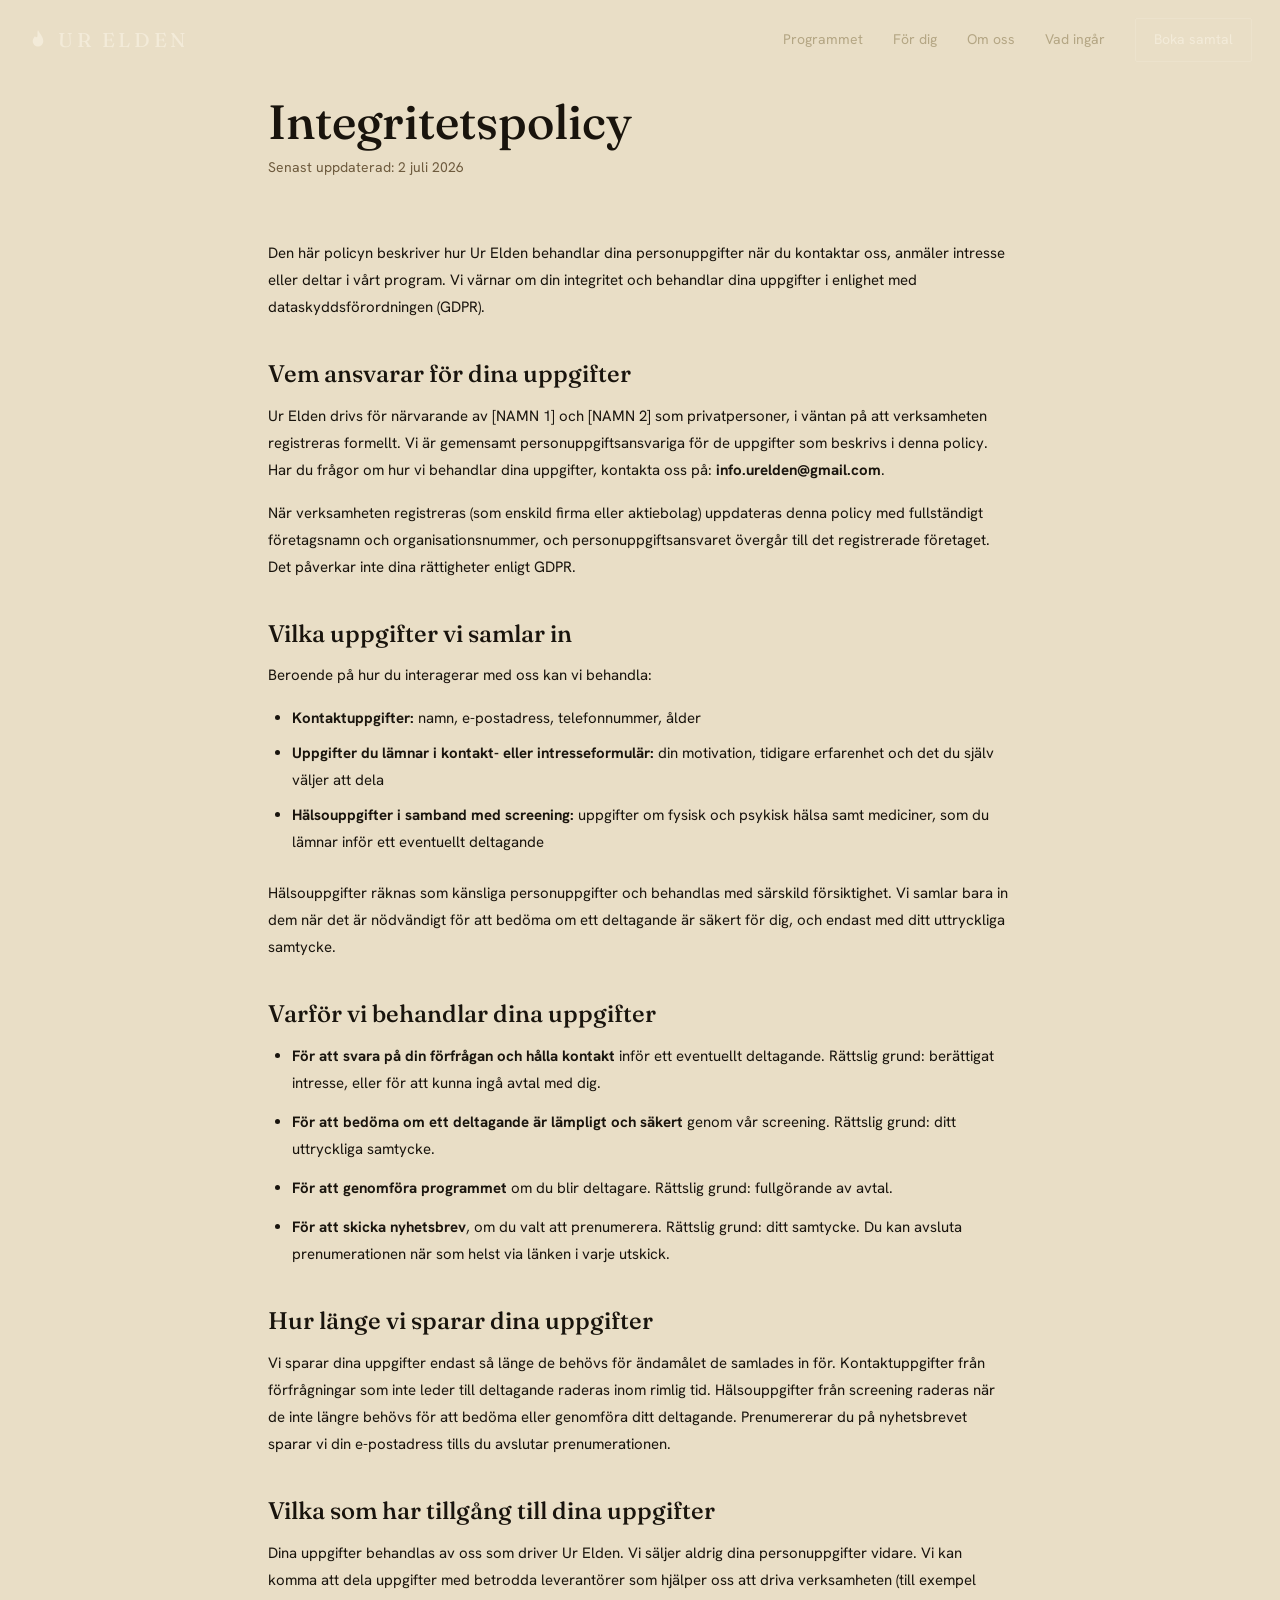
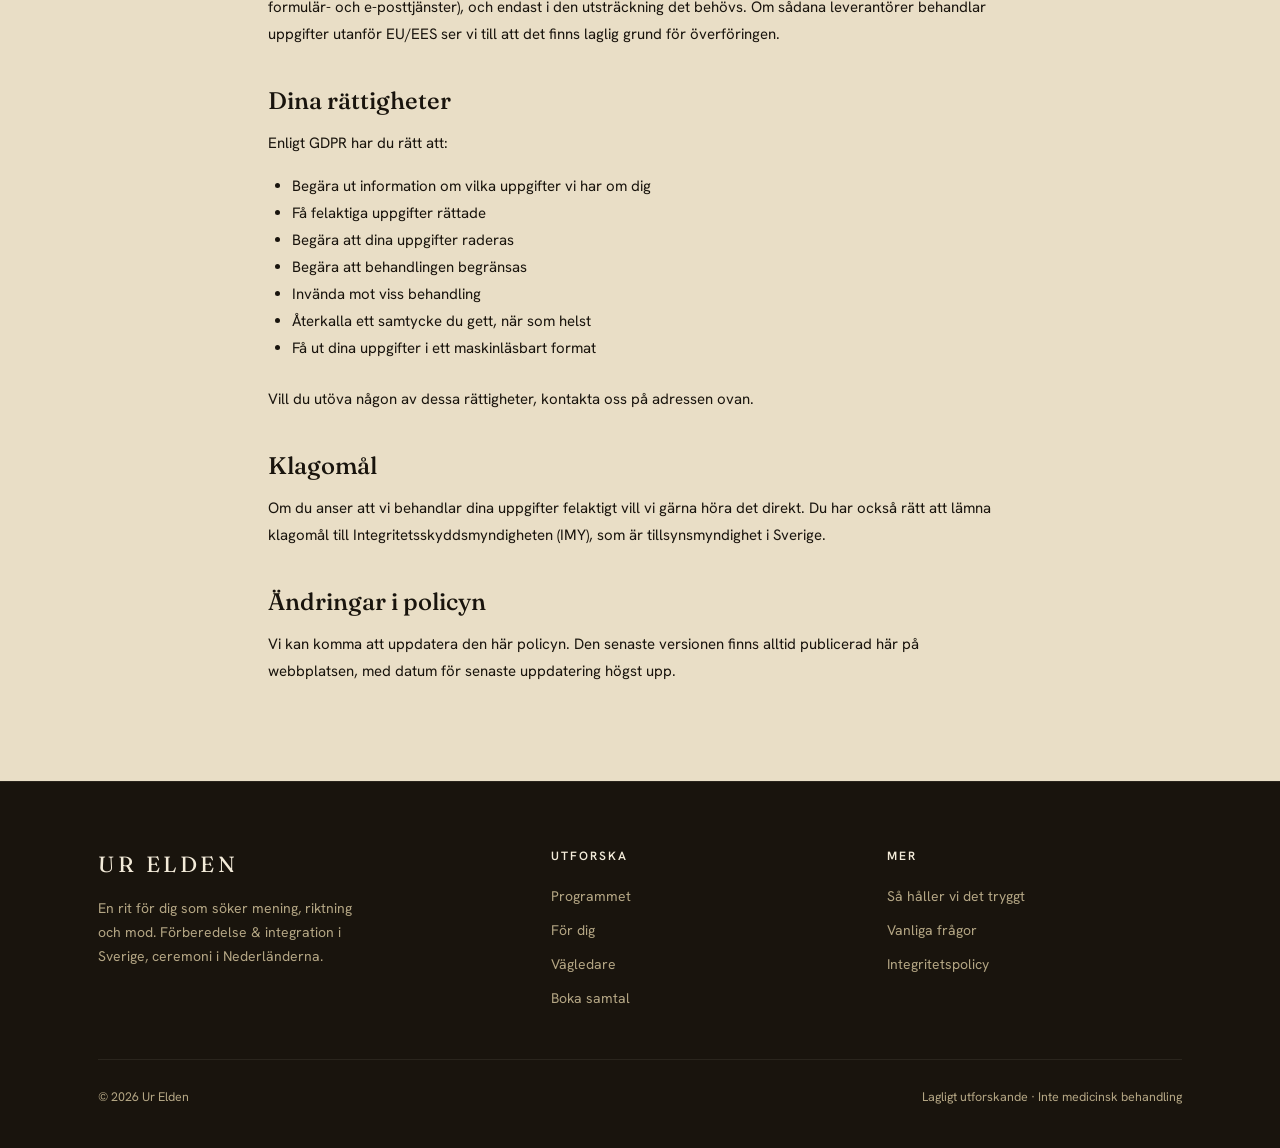
<file: integritetspolicy.html>
<!DOCTYPE html>
<html lang="sv">
<head>
  <meta charset="UTF-8">
  <meta name="viewport" content="width=device-width, initial-scale=1">
  <title>Integritetspolicy | Ur Elden</title>
  <meta name="description" content="Integritetspolicy för Ur Elden. Hur vi behandlar dina personuppgifter enligt GDPR.">
  <link rel="icon" type="image/svg+xml" href="assets/favicon.svg">
  <link rel="preconnect" href="https://fonts.googleapis.com">
  <link rel="preconnect" href="https://fonts.gstatic.com" crossorigin>
  <link href="https://fonts.googleapis.com/css2?family=Fraunces:opsz,wght@9..144,400;9..144,500;9..144,600&family=Hanken+Grotesk:wght@400;500;600&display=swap" rel="stylesheet">
  <link rel="stylesheet" href="css/style.css">
</head>
<body>

<!-- arch glyph reused as brand mark -->
<svg width="0" height="0" style="position:absolute" aria-hidden="true">
  <symbol id="arch" viewBox="0 0 34 40">
    <path d="M17 3c3 7 9 11 9 19a9 9 0 0 1-18 0c0-4 2-6 4-9 1 3 3 3 4 1 1-4-1-7 1-11Z" fill="currentColor"/>
  </symbol>
</svg>

<nav class="nav" id="nav">
  <a class="brand" href="index.html"><svg><use href="#arch"/></svg>UR ELDEN</a>
  <div class="nav-links">
    <a href="index.html#resan">Programmet</a>
    <a href="index.html#foryou">För dig</a>
    <a href="index.html#vagledare">Om oss</a>
    <a href="index.html#om">Vad ingår</a>
    <a class="nav-cta" href="index.html#boka">Boka samtal</a>
  </div>
  <button class="menu-btn" aria-label="Meny">≡</button>
</nav>

<section class="band band--sand" style="padding-top:96px;padding-bottom:96px">
  <div class="wrap" style="max-width:800px">
    <div style="margin-bottom:60px">
      <h1 style="font-family:var(--display);font-size:clamp(32px,4vw,48px);color:var(--ink);margin-bottom:8px">Integritetspolicy</h1>
      <p style="font-size:14px;color:var(--stone)">Senast uppdaterad: 2 juli 2026</p>
    </div>

    <div style="font-size:15px;line-height:1.8;color:var(--ink)">

      <p style="margin-bottom:24px">Den här policyn beskriver hur Ur Elden behandlar dina personuppgifter när du kontaktar oss, anmäler intresse eller deltar i vårt program. Vi värnar om din integritet och behandlar dina uppgifter i enlighet med dataskyddsförordningen (GDPR).</p>

      <h2 style="font-family:var(--display);font-size:24px;margin-top:40px;margin-bottom:16px;color:var(--ink)">Vem ansvarar för dina uppgifter</h2>
      <p style="margin-bottom:16px">Ur Elden drivs för närvarande av [NAMN 1] och [NAMN 2] som privatpersoner, i väntan på att verksamheten registreras formellt. Vi är gemensamt personuppgiftsansvariga för de uppgifter som beskrivs i denna policy. Har du frågor om hur vi behandlar dina uppgifter, kontakta oss på: <strong>info.urelden@gmail.com</strong>.</p>
      <p style="margin-bottom:24px">När verksamheten registreras (som enskild firma eller aktiebolag) uppdateras denna policy med fullständigt företagsnamn och organisationsnummer, och personuppgiftsansvaret övergår till det registrerade företaget. Det påverkar inte dina rättigheter enligt GDPR.</p>

      <h2 style="font-family:var(--display);font-size:24px;margin-top:40px;margin-bottom:16px;color:var(--ink)">Vilka uppgifter vi samlar in</h2>
      <p style="margin-bottom:16px">Beroende på hur du interagerar med oss kan vi behandla:</p>
      <ul style="margin-bottom:24px;padding-left:24px">
        <li style="margin-bottom:8px"><strong>Kontaktuppgifter:</strong> namn, e-postadress, telefonnummer, ålder</li>
        <li style="margin-bottom:8px"><strong>Uppgifter du lämnar i kontakt- eller intresseformulär:</strong> din motivation, tidigare erfarenhet och det du själv väljer att dela</li>
        <li><strong>Hälsouppgifter i samband med screening:</strong> uppgifter om fysisk och psykisk hälsa samt mediciner, som du lämnar inför ett eventuellt deltagande</li>
      </ul>
      <p style="margin-bottom:24px">Hälsouppgifter räknas som känsliga personuppgifter och behandlas med särskild försiktighet. Vi samlar bara in dem när det är nödvändigt för att bedöma om ett deltagande är säkert för dig, och endast med ditt uttryckliga samtycke.</p>

      <h2 style="font-family:var(--display);font-size:24px;margin-top:40px;margin-bottom:16px;color:var(--ink)">Varför vi behandlar dina uppgifter</h2>
      <ul style="margin-bottom:24px;padding-left:24px">
        <li style="margin-bottom:12px"><strong>För att svara på din förfrågan och hålla kontakt</strong> inför ett eventuellt deltagande. Rättslig grund: berättigat intresse, eller för att kunna ingå avtal med dig.</li>
        <li style="margin-bottom:12px"><strong>För att bedöma om ett deltagande är lämpligt och säkert</strong> genom vår screening. Rättslig grund: ditt uttryckliga samtycke.</li>
        <li style="margin-bottom:12px"><strong>För att genomföra programmet</strong> om du blir deltagare. Rättslig grund: fullgörande av avtal.</li>
        <li><strong>För att skicka nyhetsbrev</strong>, om du valt att prenumerera. Rättslig grund: ditt samtycke. Du kan avsluta prenumerationen när som helst via länken i varje utskick.</li>
      </ul>

      <h2 style="font-family:var(--display);font-size:24px;margin-top:40px;margin-bottom:16px;color:var(--ink)">Hur länge vi sparar dina uppgifter</h2>
      <p style="margin-bottom:24px">Vi sparar dina uppgifter endast så länge de behövs för ändamålet de samlades in för. Kontaktuppgifter från förfrågningar som inte leder till deltagande raderas inom rimlig tid. Hälsouppgifter från screening raderas när de inte längre behövs för att bedöma eller genomföra ditt deltagande. Prenumererar du på nyhetsbrevet sparar vi din e-postadress tills du avslutar prenumerationen.</p>

      <h2 style="font-family:var(--display);font-size:24px;margin-top:40px;margin-bottom:16px;color:var(--ink)">Vilka som har tillgång till dina uppgifter</h2>
      <p style="margin-bottom:24px">Dina uppgifter behandlas av oss som driver Ur Elden. Vi säljer aldrig dina personuppgifter vidare. Vi kan komma att dela uppgifter med betrodda leverantörer som hjälper oss att driva verksamheten (till exempel formulär- och e-posttjänster), och endast i den utsträckning det behövs. Om sådana leverantörer behandlar uppgifter utanför EU/EES ser vi till att det finns laglig grund för överföringen.</p>

      <h2 style="font-family:var(--display);font-size:24px;margin-top:40px;margin-bottom:16px;color:var(--ink)">Dina rättigheter</h2>
      <p style="margin-bottom:16px">Enligt GDPR har du rätt att:</p>
      <ul style="margin-bottom:24px;padding-left:24px">
        <li>Begära ut information om vilka uppgifter vi har om dig</li>
        <li>Få felaktiga uppgifter rättade</li>
        <li>Begära att dina uppgifter raderas</li>
        <li>Begära att behandlingen begränsas</li>
        <li>Invända mot viss behandling</li>
        <li>Återkalla ett samtycke du gett, när som helst</li>
        <li>Få ut dina uppgifter i ett maskinläsbart format</li>
      </ul>
      <p style="margin-bottom:24px">Vill du utöva någon av dessa rättigheter, kontakta oss på adressen ovan.</p>

      <h2 style="font-family:var(--display);font-size:24px;margin-top:40px;margin-bottom:16px;color:var(--ink)">Klagomål</h2>
      <p style="margin-bottom:24px">Om du anser att vi behandlar dina uppgifter felaktigt vill vi gärna höra det direkt. Du har också rätt att lämna klagomål till Integritetsskyddsmyndigheten (IMY), som är tillsynsmyndighet i Sverige.</p>

      <h2 style="font-family:var(--display);font-size:24px;margin-top:40px;margin-bottom:16px;color:var(--ink)">Ändringar i policyn</h2>
      <p>Vi kan komma att uppdatera den här policyn. Den senaste versionen finns alltid publicerad här på webbplatsen, med datum för senaste uppdatering högst upp.</p>

    </div>
  </div>
</section>

<footer>
  <div class="wrap">
    <div class="foot-grid">
      <div>
        <div class="foot-brand">UR ELDEN</div>
        <p style="font-size:14px;max-width:34ch">En rit för dig som söker mening, riktning och mod. Förberedelse &amp; integration i Sverige, ceremoni i Nederländerna.</p>
      </div>
      <div>
        <h4>Utforska</h4>
        <a href="index.html#resan">Programmet</a>
        <a href="index.html#foryou">För dig</a>
        <a href="index.html#vagledare">Vägledare</a>
        <a href="index.html#boka">Boka samtal</a>
      </div>
      <div>
        <h4>Mer</h4>
        <a href="index.html#trygghet">Så håller vi det tryggt</a>
        <a href="index.html#faq">Vanliga frågor</a>
        <a href="integritetspolicy.html">Integritetspolicy</a>
      </div>
    </div>
    <div class="foot-bottom">
      <span>© 2026 Ur Elden</span>
      <span>Lagligt utforskande · Inte medicinsk behandling</span>
    </div>
  </div>
</footer>

<script src="js/script.js"></script>
</body>
</html>
</file>
<file: css/style.css>
:root {
  --ink: #19140d;
  --ink-2: #221b12;
  --sand: #e9dec6;
  --sand-2: #e2d4b6;
  --paper: #f2ead8;
  --ember: #c2611f;
  --ember-dk: #9b4a14;
  --glow: #e7b069;
  --cream: #f3ebd9;
  --cream-mut: #b4a684;
  --stone: #6e5b3e;
  --line: #cdbd9c;
  --maxw: 1140px;
  /* typografiskt avståndssystem */
  --sp-eyebrow: 10px; /* eyebrow → rubrik */
  --sp-lead: 16px; /* rubrik → ingress / stycke */
  --sp-content: 48px; /* sektionshuvud → innehåll */
  --display: "Fraunces", Georgia, serif;
  --body: "Hanken Grotesk", -apple-system, system-ui, sans-serif;
}

* {
  box-sizing: border-box;
}

html {
  scroll-behavior: smooth;
}

body {
  margin: 0;
  background: var(--ink);
  color: var(--cream);
  font-family: var(--body);
  font-size: 17px;
  line-height: 1.7;
  -webkit-font-smoothing: antialiased;
}

h1,
h2,
h3 {
  font-family: var(--display);
  font-weight: 500;
  line-height: 1.08;
  margin: 0;
}

p {
  margin: 0;
}

a {
  color: inherit;
  text-decoration: none;
}

img {
  max-width: 100%;
}

.wrap {
  max-width: var(--maxw);
  margin: 0 auto;
  padding: 0 28px;
}

.eyebrow {
  font-family: var(--body);
  font-size: 12px;
  font-weight: 600;
  letter-spacing: 0.22em;
  text-transform: uppercase;
  color: var(--ember);
}

.lead {
  font-size: 19px;
  line-height: 1.65;
}

/* nav */
.nav {
  position: fixed;
  inset: 0 0 auto 0;
  z-index: 50;
  display: flex;
  align-items: center;
  justify-content: space-between;
  padding: 18px 28px;
  transition: background 0.3s ease, padding 0.3s ease;
}

.nav.scrolled {
  background: rgba(25, 20, 13, 0.92);
  padding: 12px 28px;
  backdrop-filter: blur(8px);
}

.brand {
  display: flex;
  align-items: center;
  gap: 10px;
  font-family: var(--display);
  font-size: 20px;
  letter-spacing: 0.18em;
  color: var(--cream);
}

.brand svg {
  width: 20px;
  height: 24px;
  flex: none;
}

.nav-links {
  display: flex;
  align-items: center;
  gap: 30px;
  font-size: 14px;
  color: var(--cream-mut);
}

.nav-links a {
  transition: color 0.2s;
}

.nav-links a:hover {
  color: var(--cream);
}

.nav-cta {
  border: 1px solid rgba(243, 235, 217, 0.32);
  padding: 9px 18px;
  border-radius: 2px;
  color: var(--cream);
  font-size: 14px;
  transition: all 0.2s;
}

.nav-cta:hover {
  background: var(--ember);
  border-color: var(--ember);
}

.menu-btn {
  display: none;
  background: none;
  border: 0;
  color: var(--cream);
  font-size: 24px;
  cursor: pointer;
}

/* buttons */
.btn {
  display: inline-block;
  padding: 14px 26px;
  border-radius: 2px;
  font-size: 15px;
  font-weight: 500;
  letter-spacing: 0.01em;
  transition: transform 0.15s ease, background 0.2s, color 0.2s, border-color 0.2s;
  cursor: pointer;
}

.btn:active {
  transform: translateY(1px);
}

.btn--primary {
  background: var(--ember);
  color: var(--paper);
}

.btn--primary:hover {
  background: var(--ember-dk);
}

.btn--ghost {
  border: 1px solid rgba(243, 235, 217, 0.34);
  color: var(--cream);
}

.btn--ghost:hover {
  border-color: var(--cream);
}

.btn--ink {
  background: var(--ink);
  color: var(--cream);
}

.btn--ink:hover {
  background: var(--ink-2);
}

/* hero */
.hero {
  position: relative;
  min-height: 100svh;
  display: flex;
  align-items: center;
  padding: 120px 0 70px;
  overflow: hidden;
}

.hero-video {
  position: absolute;
  inset: 0;
  width: 100%;
  height: 100%;
  object-fit: cover;
  z-index: 0;
}

.hero-video-overlay {
  position: absolute;
  inset: 0;
  z-index: 1;
  background: linear-gradient(
    180deg,
    rgba(25, 20, 13, 0.55) 0%,
    rgba(25, 20, 13, 0.72) 55%,
    rgba(25, 20, 13, 0.93) 100%
  );
}

.hero-center {
  position: relative;
  z-index: 2;
  width: 100%;
  display: flex;
  flex-direction: column;
  align-items: center;
  text-align: center;
}

.hero-wordmark {
  margin: 22px 0 6px;
}

.emblem-name {
  font-family: var(--display);
  font-size: clamp(44px, 9vw, 92px);
  letter-spacing: 0.1em;
  color: var(--cream);
}

.emblem-rule {
  width: 44px;
  height: 1px;
  background: var(--ember);
  margin: 22px auto;
}

.hero--video h1 {
  font-family: var(--display);
  font-style: italic;
  font-weight: 400;
  font-size: clamp(24px, 3.4vw, 36px);
  color: var(--cream);
  letter-spacing: 0;
  margin: 0;
}

.hero--video .lead {
  color: var(--cream-mut);
  max-width: 46ch;
  margin: 18px auto 34px;
}

.hero-cta {
  display: flex;
  gap: 14px;
  flex-wrap: wrap;
  justify-content: center;
}

.hero-foot {
  display: flex;
  flex-direction: column;
  align-items: center;
  gap: 20px;
  margin-top: 36px;
}

.hero-meta {
  display: flex;
  align-items: center;
  gap: 12px;
  font-size: 11.5px;
  letter-spacing: 0.14em;
  text-transform: uppercase;
  color: var(--cream-mut);
  white-space: nowrap;
}

.hero-meta-brand {
  color: var(--ember);
}

.hero-meta .dot {
  color: var(--ember);
  font-size: 8px;
}

/* generic band */
.band {
  padding: 96px 0;
}

.band--sand {
  background: var(--sand);
  color: var(--ink);
}

.band--paper {
  background: var(--paper);
  color: var(--ink);
}

.band--dark {
  background: var(--ink);
  color: var(--cream);
}

.band--ink2 {
  background: var(--ink-2);
  color: var(--cream);
}

.band h2 {
  font-size: clamp(30px, 4.2vw, 46px);
}

.center {
  text-align: center;
  max-width: 720px;
  margin: 0 auto;
}

/* trust strip */
.strip {
  background: var(--ink-2);
  border-top: 1px solid rgba(243, 235, 217, 0.08);
  border-bottom: 1px solid rgba(243, 235, 217, 0.08);
  padding: 26px 0;
}

.strip-in {
  display: flex;
  align-items: center;
  justify-content: center;
  gap: 34px;
  flex-wrap: wrap;
  text-align: center;
}

.strip .words {
  font-family: var(--display);
  font-size: 22px;
  letter-spacing: 0.04em;
  color: var(--cream);
}

.strip .words span {
  color: var(--ember);
}

.strip .meta {
  font-size: 13px;
  color: var(--cream-mut);
  letter-spacing: 0.02em;
}

/* manifesto */
.manifesto p {
  font-family: var(--display);
  font-size: clamp(24px, 3.4vw, 38px);
  line-height: 1.32;
  font-weight: 400;
  max-width: 28ch;
  margin: 0 auto;
  text-align: center;
  color: var(--ink);
}

.manifesto .em {
  color: var(--ember-dk);
  font-style: italic;
}

/* phases */
.phases {
  display: grid;
  grid-template-columns: repeat(3, 1fr);
  gap: 26px;
  margin-top: var(--sp-content);
}

.phase {
  position: relative;
  display: flex;
  flex-direction: column;
  align-items: center;
  text-align: center;
  gap: 4px;
  padding: 40px 24px 30px;
  background: transparent;
  border: 1px solid var(--line);
  border-radius: 6px;
  cursor: pointer;
  font-family: inherit;
  color: var(--ink);
  transition: transform 0.2s ease, border-color 0.2s ease, background 0.2s ease, box-shadow 0.2s ease;
}

.phase:hover {
  transform: translateY(-4px);
  border-color: var(--ember);
  background: rgba(194, 97, 31, 0.04);
  box-shadow: 0 16px 40px rgba(155, 74, 20, 0.12);
}

.phase:focus-visible {
  outline: 2px solid var(--ember);
  outline-offset: 3px;
}

.phase-meta {
  display: flex;
  align-items: center;
  gap: 10px;
  margin-bottom: 6px;
}

.phase .num {
  font-family: var(--display);
  font-size: 15px;
  color: var(--ember-dk);
  letter-spacing: 0.1em;
  font-weight: 600;
  line-height: 1;
}

.phase .place {
  font-size: 11px;
  letter-spacing: 0.14em;
  text-transform: uppercase;
  color: var(--stone);
  line-height: 1;
}

/* eldikonen — pulserande ring signalerar klickbarhet */
.phase-flame {
  position: relative;
  display: flex;
  align-items: center;
  justify-content: center;
  width: 84px;
  height: 84px;
  margin: 6px 0 4px;
}

.phase-flame::before {
  content: '';
  position: absolute;
  left: 50%;
  top: 50%;
  width: 64px;
  height: 64px;
  border-radius: 50%;
  transform: translate(-50%, -50%);
  background: radial-gradient(circle, rgba(194, 97, 31, 0.30) 0%, rgba(194, 97, 31, 0) 70%);
  animation: phasePulse 2.4s ease-out infinite;
  pointer-events: none;
}

.phase-flame .arch-ico {
  position: relative;
  width: 40px;
  height: 48px;
  color: var(--ember);
  transition: transform 0.25s ease;
}

.phase:hover .phase-flame .arch-ico {
  transform: scale(1.15);
}

@keyframes phasePulse {
  0%   { transform: translate(-50%, -50%) scale(0.7); opacity: 0.85; }
  70%  { opacity: 0.12; }
  100% { transform: translate(-50%, -50%) scale(1.9); opacity: 0; }
}

.phase h3 {
  font-size: 23px;
  margin: 0;
  color: var(--ink);
}

.phase-cta {
  font-size: 12px;
  letter-spacing: 0.1em;
  text-transform: uppercase;
  font-weight: 600;
  color: var(--ember);
  margin-top: 10px;
  transition: gap 0.2s ease;
}

.phase:hover .phase-cta {
  color: var(--ember-dk);
}

/* ember pull-quote band */
.quote-band {
  position: relative;
  background: var(--ink);
  overflow: hidden;
  padding: 120px 0;
}

.quote-band::before {
  content: "";
  position: absolute;
  left: 50%;
  bottom: -40%;
  transform: translateX(-50%);
  width: 140%;
  height: 120%;
  background: radial-gradient(
    ellipse at center,
    rgba(194, 97, 31, 0.34),
    rgba(231, 176, 105, 0.12) 38%,
    transparent 64%
  );
  pointer-events: none;
}

.quote-band blockquote {
  position: relative;
  margin: 0;
  text-align: center;
  max-width: 20ch;
  margin: 0 auto;
}

.quote-band blockquote p {
  font-family: var(--display);
  font-size: clamp(26px, 3.8vw, 42px);
  line-height: 1.28;
  color: var(--cream);
  font-weight: 400;
}

.quote-band cite {
  display: block;
  margin-top: 22px;
  font-style: normal;
  font-size: 13px;
  letter-spacing: 0.16em;
  text-transform: uppercase;
  color: var(--cream-mut);
}

/* for-you */
.foryou {
  display: grid;
  grid-template-columns: repeat(3, 1fr);
  gap: 30px;
  margin-top: var(--sp-content);
}

.foryou .item h3 {
  font-size: 22px;
  color: var(--cream);
  margin-bottom: 10px;
}

.foryou .item p {
  font-size: 15px;
  color: var(--cream-mut);
  line-height: 1.6;
}

.foryou .item {
  padding-left: 18px;
  border-left: 2px solid var(--ember);
}

/* is / isn't */
.twocol {
  display: grid;
  grid-template-columns: 1fr 1fr;
  gap: 30px;
  margin-top: var(--sp-content);
}

.card {
  background: var(--paper);
  border: 1px solid var(--line);
  border-radius: 4px;
  padding: 30px;
}

.card.alt {
  background: transparent;
  border-style: dashed;
}

.card h3 {
  font-size: 21px;
  margin-bottom: 14px;
}

.card ul {
  margin: 0;
  padding: 0;
  list-style: none;
}

.card li {
  padding: 7px 0 7px 26px;
  position: relative;
  font-size: 15.5px;
  color: #574a36;
  line-height: 1.5;
}

.card li::before {
  content: "";
  position: absolute;
  left: 0;
  top: 13px;
  width: 9px;
  height: 9px;
  border-radius: 50%;
  background: var(--ember);
}

.card.alt li::before {
  background: none;
  border: 1.5px solid var(--stone);
  width: 8px;
  height: 8px;
  top: 12px;
}

.note {
  margin-top: 28px;
  font-size: 14px;
  color: #6b5d45;
  text-align: center;
  max-width: 60ch;
  margin-left: auto;
  margin-right: auto;
}

/* guides */
.guides {
  display: grid;
  grid-template-columns: repeat(3, 1fr);
  gap: 26px;
  margin-top: var(--sp-content);
}

.guide {
  text-align: center;
}

.photo {
  position: relative;
  aspect-ratio: 4 / 5;
  border-radius: 4px;
  display: flex;
  align-items: center;
  justify-content: center;
  text-align: center;
  background: repeating-linear-gradient(
    135deg,
    #d8c7a2 0 14px,
    #d3c19a 14px 28px
  );
  color: #5c5039;
  font-size: 13px;
  border: 1px solid var(--line);
}

.photo span {
  display: flex;
  flex-direction: column;
  align-items: center;
  gap: 8px;
  font-style: italic;
  padding: 0 14px;
}

.photo svg {
  width: 24px;
  height: 24px;
  opacity: 0.7;
}

.guide h3 {
  font-size: 20px;
  margin: 16px 0 2px;
  color: var(--cream);
}

.guide .role {
  font-size: 13px;
  letter-spacing: 0.04em;
  color: var(--cream-mut);
}

/* values */
.values {
  display: grid;
  grid-template-columns: repeat(3, 1fr);
  gap: 0;
  margin-top: var(--sp-content);
  border: 1px solid var(--line);
}

.value {
  padding: 38px 30px;
  border-right: 1px solid var(--line);
}

.value:last-child {
  border-right: 0;
}

.value svg {
  width: 26px;
  height: 26px;
  color: var(--ember);
  margin-bottom: 14px;
}

.value h3 {
  font-size: 21px;
  margin-bottom: 8px;
}

.value p {
  font-size: 14.5px;
  color: #574a36;
  line-height: 1.55;
}

/* testimonial */
.testi {
  text-align: center;
  max-width: 760px;
  margin: 0 auto;
}

.testi p {
  font-family: var(--display);
  font-size: clamp(24px, 3.2vw, 34px);
  line-height: 1.36;
  font-weight: 400;
  color: var(--cream);
  font-style: italic;
}

.testi .who {
  margin-top: 24px;
  font-size: 13px;
  letter-spacing: 0.14em;
  text-transform: uppercase;
  color: var(--cream-mut);
  font-style: normal;
}

/* final cta */
.final {
  position: relative;
  text-align: center;
  padding: 110px 0;
}

.final .arch-ico {
  width: 42px;
  height: 50px;
  color: var(--ember);
  margin-bottom: 22px;
}

.final h2 {
  font-size: clamp(32px, 4.6vw, 52px);
  color: var(--ink);
}

.final p {
  color: #5c4f39;
  margin: 14px auto 30px;
  max-width: 42ch;
}

/* footer */
footer {
  background: var(--ink);
  color: var(--cream-mut);
  padding: 64px 0 40px;
  border-top: 1px solid rgba(243, 235, 217, 0.08);
}

.foot-grid {
  display: grid;
  grid-template-columns: 1.4fr 1fr 1fr;
  gap: 40px;
  margin-bottom: 44px;
}

.foot-brand {
  font-family: var(--display);
  font-size: 22px;
  letter-spacing: 0.16em;
  color: var(--cream);
  margin-bottom: 14px;
}

footer h4 {
  font-family: var(--body);
  font-size: 12px;
  letter-spacing: 0.16em;
  text-transform: uppercase;
  color: var(--cream);
  margin: 0 0 14px;
  font-weight: 600;
}

footer a {
  display: block;
  font-size: 14px;
  padding: 5px 0;
  transition: color 0.2s;
}

footer a:hover {
  color: var(--cream);
}

.foot-bottom {
  display: flex;
  justify-content: space-between;
  flex-wrap: wrap;
  gap: 12px;
  padding-top: 26px;
  border-top: 1px solid rgba(243, 235, 217, 0.08);
  font-size: 12.5px;
}

/* reveal */
.reveal {
  opacity: 0;
  transform: translateY(18px);
  transition: opacity 0.7s ease, transform 0.7s ease;
}

.reveal.in {
  opacity: 1;
  transform: none;
}

/* responsive */
@media (max-width: 860px) {
  /* backdrop-filter på .nav gör att fixed-menyn inuti fastnar i menyraden */
  .nav.scrolled {
    backdrop-filter: none;
    background: rgba(25, 20, 13, 0.97);
  }

  .nav-links {
    display: none;
    flex-direction: column;
    position: fixed;
    top: 0;
    left: 0;
    right: 0;
    bottom: 0;
    background: rgba(25, 20, 13, 0.98);
    justify-content: center;
    align-items: center;
    gap: 28px;
    font-size: 20px;
    z-index: 100;
  }

  .nav-links.open {
    display: flex;
  }

  .menu-btn {
    display: block;
    z-index: 101;
  }

  .hero {
    min-height: auto;
    padding: 120px 0 120px;
  }

  .hero-meta {
    font-size: 10px;
    gap: 8px;
  }

  .phases,
  .foryou,
  .guides {
    grid-template-columns: 1fr;
    gap: 30px;
  }

  .twocol,
  .values {
    grid-template-columns: 1fr;
  }

  .value {
    border-right: 0;
    border-bottom: 1px solid var(--line);
  }

  .value:last-child {
    border-bottom: 0;
  }

  .foot-grid {
    grid-template-columns: 1fr;
    gap: 30px;
  }

  .band {
    padding: 72px 0;
  }

  .wrap {
    padding: 0 20px;
  }

  .hero-cta {
    flex-direction: column;
  }

  .btn {
    text-align: center;
    width: 100%;
  }

  .strip-in {
    flex-direction: column;
    gap: 10px;
  }

  .testi p {
    font-size: clamp(20px, 5vw, 28px);
  }

  .final {
    padding: 80px 0;
  }

  .quote-band {
    padding: 80px 0;
  }

  .card {
    padding: 22px;
  }

  .foot-bottom {
    flex-direction: column;
    align-items: center;
    text-align: center;
  }
}

@media (prefers-reduced-motion: reduce) {
  .reveal {
    opacity: 1;
    transform: none;
    transition: none;
  }

  html {
    scroll-behavior: auto;
  }
}

/* ===== Eldportaler: zoom in i värld ===== */

/* zoom flash transition */
.zoomflash {
  position: fixed;
  inset: 0;
  z-index: 998;
  pointer-events: none;
  opacity: 0;
  background: radial-gradient(circle, #fff2d0 0%, var(--glow) 30%, transparent 70%);
  transform: scale(0.1);
}
.zoomflash.active {
  animation: zoomflashGrow 0.7s cubic-bezier(.3,.9,.3,1) forwards;
}
@keyframes zoomflashGrow {
  0%   { opacity: 0; transform: scale(0.05); }
  35%  { opacity: 1; transform: scale(1.4); }
  100% { opacity: 0; transform: scale(3.2); }
}

/* world overlay */
.world-overlay {
  position: fixed;
  inset: 0;
  z-index: 999;
  display: flex;
  align-items: center;
  justify-content: center;
  opacity: 0;
  visibility: hidden;
  pointer-events: none;
  transition: opacity 0.5s ease;
  background: var(--ink);
}
.world-overlay.open {
  opacity: 1;
  visibility: visible;
  pointer-events: auto;
}
.world-bg {
  position: absolute;
  inset: 0;
  overflow: hidden;
  background: radial-gradient(ellipse 90% 65% at 50% 100%, var(--ember-dk) 0%, transparent 60%),
              linear-gradient(180deg, var(--ink) 0%, var(--ink-2) 40%, var(--ember-dk) 78%, var(--glow) 100%);
}

/* fase-specifika himlor — från 3D-versionen */
.world-overlay[data-phase="1"] .world-bg {
  background: radial-gradient(ellipse 90% 65% at 50% 100%, #6b3a1f 0%, transparent 60%),
              linear-gradient(180deg, #2a1a30 0%, #6b3550 35%, #c9683f 65%, #f3a14f 100%);
}
.world-overlay[data-phase="2"] .world-bg {
  background: radial-gradient(ellipse 90% 70% at 50% 100%, #7a1f0f 0%, transparent 65%),
              linear-gradient(180deg, #1a0d08 0%, #4a1a10 40%, #9e3a1c 75%, #eca64f 100%);
}
.world-overlay[data-phase="3"] .world-bg {
  background: radial-gradient(ellipse 90% 60% at 50% 100%, #7a5a2a 0%, transparent 60%),
              linear-gradient(180deg, #2a2118 0%, #5c4525 35%, #c89052 65%, #f7dca0 100%);
}

.w-layer { position: absolute; bottom: 0; left: -5%; width: 110%; opacity: 0.85; }
.w-layer.w-l1 { height: 34%; fill: rgba(0,0,0,.4); }
.w-layer.w-l2 { height: 24%; fill: rgba(0,0,0,.3); }
.w-mote {
  position: absolute;
  border-radius: 50%;
  background: radial-gradient(circle, #fff6dd 0%, var(--glow) 55%, transparent 75%);
  animation: wMoteFloat 6s ease-in-out infinite;
}
@keyframes wMoteFloat {
  0%, 100% { transform: translateY(0) translateX(0); opacity: 0.6; }
  50%      { transform: translateY(-26px) translateX(10px); opacity: 1; }
}

.world-content {
  position: relative;
  z-index: 2;
  max-width: 480px;
  width: 90%;
  text-align: center;
  animation: worldRiseIn 0.7s cubic-bezier(.2,.8,.2,1);
}
@keyframes worldRiseIn {
  from { opacity: 0; transform: translateY(24px) scale(0.96); }
  to   { opacity: 1; transform: translateY(0) scale(1); }
}
.world-eyebrow {
  font-family: var(--body);
  font-size: 11px;
  letter-spacing: 0.22em;
  text-transform: uppercase;
  color: var(--cream);
  font-weight: 700;
  margin: 0 0 10px;
  text-shadow: 0 2px 12px rgba(0,0,0,.4);
}
.world-title {
  font-family: var(--display);
  font-weight: 600;
  font-size: 32px;
  color: var(--cream);
  margin: 0 0 16px;
  text-shadow: 0 4px 20px rgba(0,0,0,.5);
}
.world-body {
  background: rgba(25, 20, 13, 0.55);
  backdrop-filter: blur(6px);
  border: 1px solid rgba(243,235,217,.15);
  border-radius: 16px;
  padding: 22px 24px;
  text-align: left;
}
.world-body p {
  font-family: var(--body);
  font-size: 14.5px;
  line-height: 1.6;
  color: var(--cream);
  margin: 0;
}
.world-close {
  margin-top: 22px;
  background: rgba(243,235,217,.12);
  border: 1px solid rgba(243,235,217,.3);
  color: var(--cream);
  padding: 11px 26px;
  border-radius: 999px;
  font-family: var(--body);
  font-size: 13px;
  font-weight: 600;
  cursor: pointer;
}

/* ===== hero-glöd: subtil ember-atmosfär bakom hjälten ===== */
.hero::before {
  content: "";
  position: absolute;
  left: 50%;
  bottom: -30%;
  transform: translateX(-50%);
  width: 130%;
  height: 90%;
  background: radial-gradient(
    ellipse at center,
    rgba(194, 97, 31, 0.18),
    rgba(231, 176, 105, 0.05) 45%,
    transparent 70%
  );
  pointer-events: none;
}

/* ===== om oss: videoplatshållare ===== */
.about-video {
  position: relative;
  display: flex;
  flex-direction: column;
  align-items: center;
  justify-content: center;
  gap: 18px;
  max-width: 760px;
  aspect-ratio: 16 / 9;
  margin: var(--sp-content) auto 0;
  border: 1px solid rgba(243, 235, 217, 0.14);
  border-radius: 10px;
  background:
    radial-gradient(ellipse at center, rgba(194, 97, 31, 0.16), transparent 65%),
    var(--ink-2);
}

.about-video-play {
  width: 68px;
  height: 68px;
  border-radius: 50%;
  border: 1.5px solid var(--ember);
  position: relative;
}

.about-video-play::after {
  content: "";
  position: absolute;
  top: 50%;
  left: 50%;
  transform: translate(-35%, -50%);
  border-top: 11px solid transparent;
  border-bottom: 11px solid transparent;
  border-left: 18px solid var(--ember);
}

.about-video-label {
  font-size: 12px;
  letter-spacing: 0.18em;
  text-transform: uppercase;
  color: var(--cream-mut);
}

/* ===== platsen (gård) ===== */
.venue-feats {
  display: grid;
  grid-template-columns: repeat(3, 1fr);
  gap: 28px;
  margin-top: var(--sp-content);
}

.venue-feat {
  padding-left: 18px;
  border-left: 2px solid var(--ember);
}

.venue-feat h3 {
  font-size: 18px;
  margin-bottom: 6px;
  color: var(--ink);
}

.venue-feat p {
  font-size: 14px;
  line-height: 1.55;
  color: #574a36;
}

/* gallery & lightbox */
.gallery-grid {
  display: grid;
  grid-template-columns: repeat(4, 1fr);
  gap: 12px;
  margin-top: var(--sp-content);
}

.gallery-item {
  position: relative;
  aspect-ratio: 4/3;
  border-radius: 6px;
  overflow: hidden;
  cursor: pointer;
  background: #000;
}

.gallery-item img {
  width: 100%;
  height: 100%;
  object-fit: cover;
  display: block;
  transition: transform 0.3s ease;
}

.gallery-item:hover img {
  transform: scale(1.05);
}

/* bento layout */
.gallery-grid.bento {
  grid-template-columns: repeat(4, 1fr);
  grid-auto-rows: 170px;
}

.gallery-grid.bento .gallery-item {
  aspect-ratio: auto;
}

.gallery-grid.bento .gallery-item:nth-child(1) { grid-column: 1/3; grid-row: 1/3; }
.gallery-grid.bento .gallery-item:nth-child(2) { grid-column: 3/4; grid-row: 1/2; }
.gallery-grid.bento .gallery-item:nth-child(3) { grid-column: 4/5; grid-row: 1/2; }
.gallery-grid.bento .gallery-item:nth-child(4) { grid-column: 3/5; grid-row: 2/4; }
.gallery-grid.bento .gallery-item:nth-child(5) { grid-column: 1/2; grid-row: 3/4; }
.gallery-grid.bento .gallery-item:nth-child(6) { grid-column: 2/3; grid-row: 3/4; }

.gallery-grid.bento .gallery-item:nth-child(7)  { grid-column: 1/3; grid-row: 4/6; }
.gallery-grid.bento .gallery-item:nth-child(8)  { grid-column: 3/4; grid-row: 4/5; }
.gallery-grid.bento .gallery-item:nth-child(9)  { grid-column: 4/5; grid-row: 4/5; }
.gallery-grid.bento .gallery-item:nth-child(10) { grid-column: 3/5; grid-row: 5/7; }
.gallery-grid.bento .gallery-item:nth-child(11) { grid-column: 1/2; grid-row: 6/7; }
.gallery-grid.bento .gallery-item:nth-child(12) { grid-column: 2/3; grid-row: 6/7; }

.lightbox {
  display: none;
  position: fixed;
  inset: 0;
  z-index: 100;
}

.lightbox.active {
  display: flex;
  align-items: center;
  justify-content: center;
}

.lightbox-overlay {
  position: absolute;
  inset: 0;
  background: rgba(0, 0, 0, 0.92);
  backdrop-filter: blur(8px);
}

.lightbox-content {
  position: relative;
  z-index: 2;
  display: flex;
  align-items: center;
  justify-content: center;
  width: 90%;
  max-width: 1000px;
  aspect-ratio: 4/3;
}

.lightbox-img {
  width: 100%;
  height: 100%;
  object-fit: contain;
}

.lightbox-close {
  position: absolute;
  top: 20px;
  right: 20px;
  background: none;
  border: 0;
  color: var(--cream);
  font-size: 44px;
  cursor: pointer;
  width: 50px;
  height: 50px;
  display: flex;
  align-items: center;
  justify-content: center;
  transition: opacity 0.2s;
}

.lightbox-close:hover {
  opacity: 0.7;
}

.lightbox-prev,
.lightbox-next {
  position: absolute;
  top: 50%;
  transform: translateY(-50%);
  background: rgba(243, 235, 217, 0.12);
  border: 1px solid rgba(243, 235, 217, 0.2);
  color: var(--cream);
  font-size: 32px;
  width: 50px;
  height: 50px;
  cursor: pointer;
  display: flex;
  align-items: center;
  justify-content: center;
  border-radius: 2px;
  transition: all 0.2s;
  z-index: 3;
}

.lightbox-prev:hover,
.lightbox-next:hover {
  background: rgba(243, 235, 217, 0.22);
  border-color: rgba(243, 235, 217, 0.4);
}

.lightbox-prev {
  left: 20px;
}

.lightbox-next {
  right: 20px;
}

.lightbox-counter {
  position: absolute;
  bottom: 20px;
  left: 50%;
  transform: translateX(-50%);
  background: rgba(0, 0, 0, 0.5);
  color: var(--cream);
  padding: 8px 16px;
  border-radius: 20px;
  font-size: 13px;
  letter-spacing: 0.05em;
}

@media (max-width: 860px) {
  .venue-feats {
    grid-template-columns: 1fr;
  }

  .gallery-grid {
    grid-template-columns: repeat(2, 1fr);
  }

  .gallery-grid.bento {
    grid-auto-rows: auto;
  }

  .gallery-grid.bento .gallery-item {
    grid-column: auto !important;
    grid-row: auto !important;
    aspect-ratio: 4/3;
  }
}

/* ===== trygghetskort ===== */
.safe-grid {
  display: grid;
  grid-template-columns: repeat(3, 1fr);
  gap: 30px;
  margin-top: var(--sp-content);
}

.safe {
  padding-left: 18px;
  border-left: 2px solid var(--ember);
}

.safe h3 {
  font-size: 21px;
  color: var(--cream);
  margin-bottom: 12px;
}

.safe p {
  font-size: 14.5px;
  color: var(--cream-mut);
  line-height: 1.65;
  margin-bottom: 12px;
}

.safe p:last-child {
  margin-bottom: 0;
}

.safe .legal-note {
  font-size: 12.5px;
  font-style: italic;
  padding: 10px 12px;
  background: rgba(243, 235, 217, 0.06);
  border-left: 2px solid var(--glow);
  color: var(--cream-mut);
}

@media (max-width: 860px) {
  .safe-grid {
    grid-template-columns: 1fr;
  }
}

/* ===== priskort ===== */
.price-card {
  max-width: 620px;
  margin: 48px auto 0;
  background: var(--sand);
  border: 1px solid var(--line);
  border-radius: 6px;
  padding: 42px 34px 38px;
  text-align: center;
}

.price-card .price {
  font-family: var(--display);
  font-size: clamp(36px, 5vw, 54px);
  font-weight: 500;
  line-height: 1;
  color: var(--ember-dk);
}

.price-card .price-sub {
  font-size: 13px;
  letter-spacing: 0.06em;
  color: var(--stone);
  margin-top: 8px;
}

.price-card ul {
  list-style: none;
  display: inline-block;
  text-align: left;
  margin: 24px 0 28px;
  padding: 0;
}

.price-card li {
  position: relative;
  padding: 5px 0 5px 26px;
  font-size: 15px;
  line-height: 1.5;
  color: #574a36;
}

.price-card li::before {
  content: "";
  position: absolute;
  left: 0;
  top: 12px;
  width: 8px;
  height: 8px;
  border-radius: 50%;
  background: var(--ember);
}

.price-card .assure {
  margin-top: 16px;
  font-size: 13px;
  color: #6b5d45;
}

/* ===== FAQ-accordion ===== */
.faq-list {
  max-width: 680px;
  margin: var(--sp-content) auto 0;
}

.faq-item {
  border: 1px solid var(--line);
  border-radius: 4px;
  background: var(--paper);
  margin-bottom: 14px;
  overflow: hidden;
}

.faq-item summary {
  list-style: none;
  display: flex;
  align-items: center;
  justify-content: space-between;
  gap: 16px;
  padding: 18px 20px;
  cursor: pointer;
  font-size: 16px;
  font-weight: 500;
  color: var(--ink);
  user-select: none;
  transition: background 0.2s;
}

.faq-item summary::-webkit-details-marker {
  display: none;
}

.faq-item summary::after {
  content: "+";
  flex: none;
  font-family: var(--display);
  font-size: 24px;
  line-height: 1;
  color: var(--ember);
  transition: transform 0.25s ease;
}

.faq-item[open] summary::after {
  transform: rotate(45deg);
}

.faq-item summary:hover {
  background: var(--sand-2);
}

.faq-item .faq-a {
  padding: 2px 20px 20px;
  font-size: 15px;
  line-height: 1.65;
  color: #574a36;
}

.faq-item .faq-a a {
  color: var(--ember-dk);
  text-decoration: underline;
}

/* ===== formulär: samtycke ===== */
.consent {
  display: flex;
  align-items: flex-start;
  gap: 10px;
  font-size: 13px;
  line-height: 1.55;
  color: #6b5d45;
}

.consent input {
  margin-top: 3px;
  accent-color: var(--ember);
  flex: none;
}

.consent a {
  color: var(--ember-dk);
  text-decoration: underline;
}

/* ===== tillgänglighet & varumärkesdetaljer ===== */
:focus-visible {
  outline: 2px solid var(--glow);
  outline-offset: 3px;
}

::selection {
  background: var(--ember);
  color: var(--paper);
}
</file>
